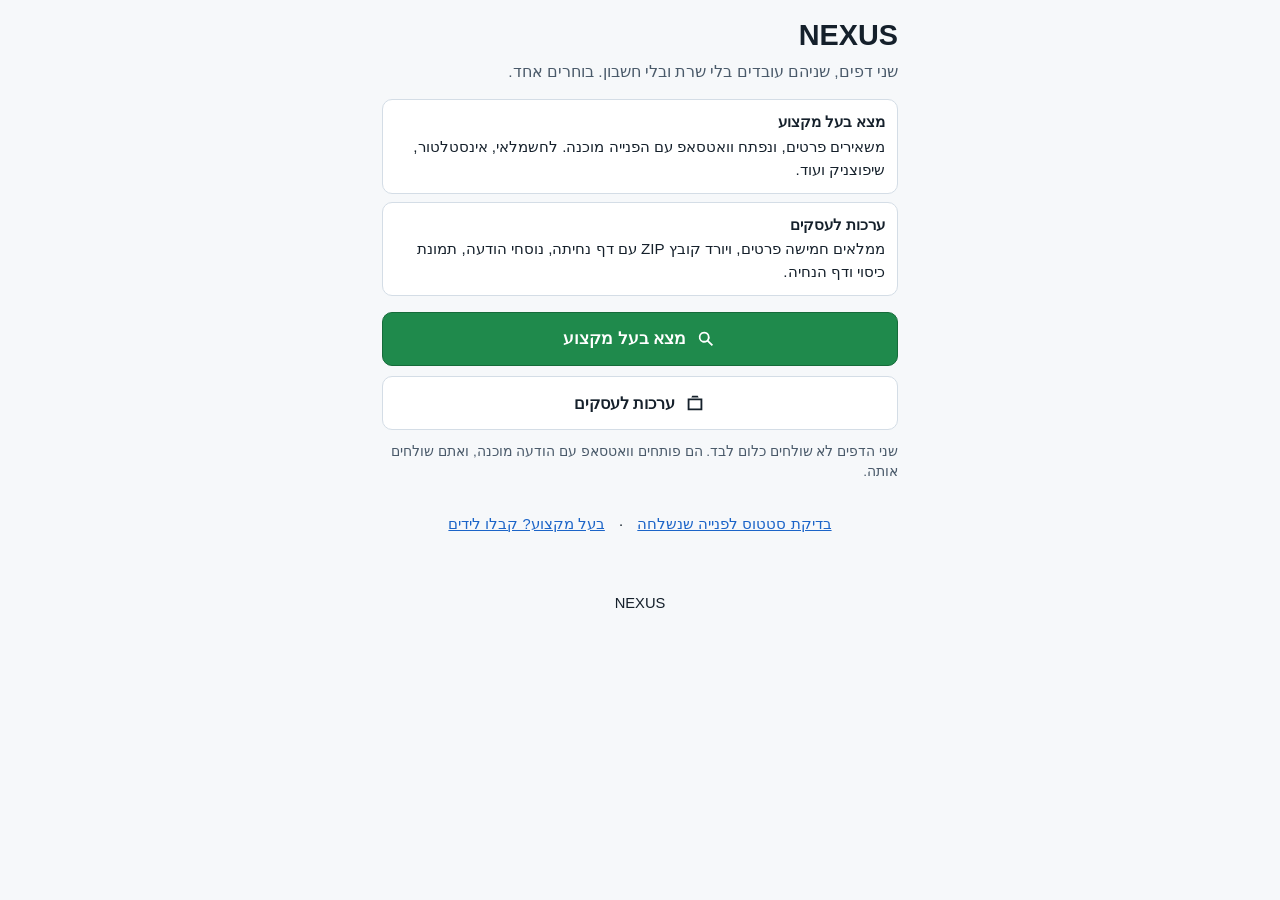
<file: index.html>
<!DOCTYPE html>
<html lang="he" dir="rtl">
<head>
<meta charset="utf-8">
<meta name="viewport" content="width=device-width, initial-scale=1">
<title>NEXUS — מצא בעל מקצוע או ערכות לעסקים</title>
<meta name="description" content="שני דפים: מצא בעל מקצוע, וערכות לעסקים.">
<!-- 0 תלות חיצונית: בלי CDN, בלי גופן מהרשת, בלי פריימוורק. אייקונים SVG מוטבעים. -->
<link rel="stylesheet" href="assets/app.css">
</head>
<body>

<!-- LICENSE-DISCLOSURE
     No third-party licensed code, fonts, icons or libraries are used on this page or on
     either of the two pages it links to. Every byte of HTML, CSS and JavaScript here is
     original work written for this project (see design/STATE-product.md, item 7). The
     only external destination ever referenced anywhere in this product is wa.me
     (WhatsApp's own click-to-chat service), and only as a link the user navigates TO -
     nothing is loaded FROM it or from any other third party. This is a factual statement
     about the code as of this commit, not a legal opinion. -->

<header class="top">
  <h1>NEXUS</h1>
  <p class="sub">שני דפים, שניהם עובדים בלי שרת ובלי חשבון. בוחרים אחד.</p>
</header>

<main>
  <ul class="kit-list">
    <li>
      <b>מצא בעל מקצוע</b>
      משאירים פרטים, ונפתח וואטסאפ עם הפנייה מוכנה. לחשמלאי, אינסטלטור, שיפוצניק ועוד.
    </li>
    <li>
      <b>ערכות לעסקים</b>
      ממלאים חמישה פרטים, ויורד קובץ ZIP עם דף נחיתה, נוסחי הודעה, תמונת כיסוי ודף הנחיה.
    </li>
  </ul>

  <div class="two-actions">
    <a class="go" id="link-find-pro" href="pages/find-pro/index.html">
      <svg class="ico" viewBox="0 0 24 24" width="22" height="22" aria-hidden="true" focusable="false">
        <path fill="currentColor" d="M10 4a6 6 0 1 0 3.5 10.9l4.8 4.8 1.4-1.4-4.8-4.8A6 6 0 0 0 10 4Zm0 2a4 4 0 1 1 0 8 4 4 0 0 1 0-8Z"/>
      </svg>
      <span>מצא בעל מקצוע</span>
    </a>

    <a class="second" id="link-kits" href="pages/kits/index.html">
      <svg class="ico" viewBox="0 0 24 24" width="22" height="22" aria-hidden="true" focusable="false">
        <path fill="currentColor" d="M4 7h16v13H4V7Zm2 2v9h12V9H6Zm3-5h6l1 2H8l1-2Z"/>
      </svg>
      <span>ערכות לעסקים</span>
    </a>
  </div>

  <p class="note">
    שני הדפים לא שולחים כלום לבד. הם פותחים וואטסאפ עם הודעה מוכנה, ואתם שולחים אותה.
  </p>

  <p class="foot">
    <a href="pages/status/index.html">בדיקת סטטוס לפנייה שנשלחה</a>
    &nbsp;·&nbsp;
    <a href="pages/partners/index.html">בעל מקצוע? קבלו לידים</a>
  </p>

  <p class="foot">NEXUS</p>
</main>

</body>
</html>
</file>
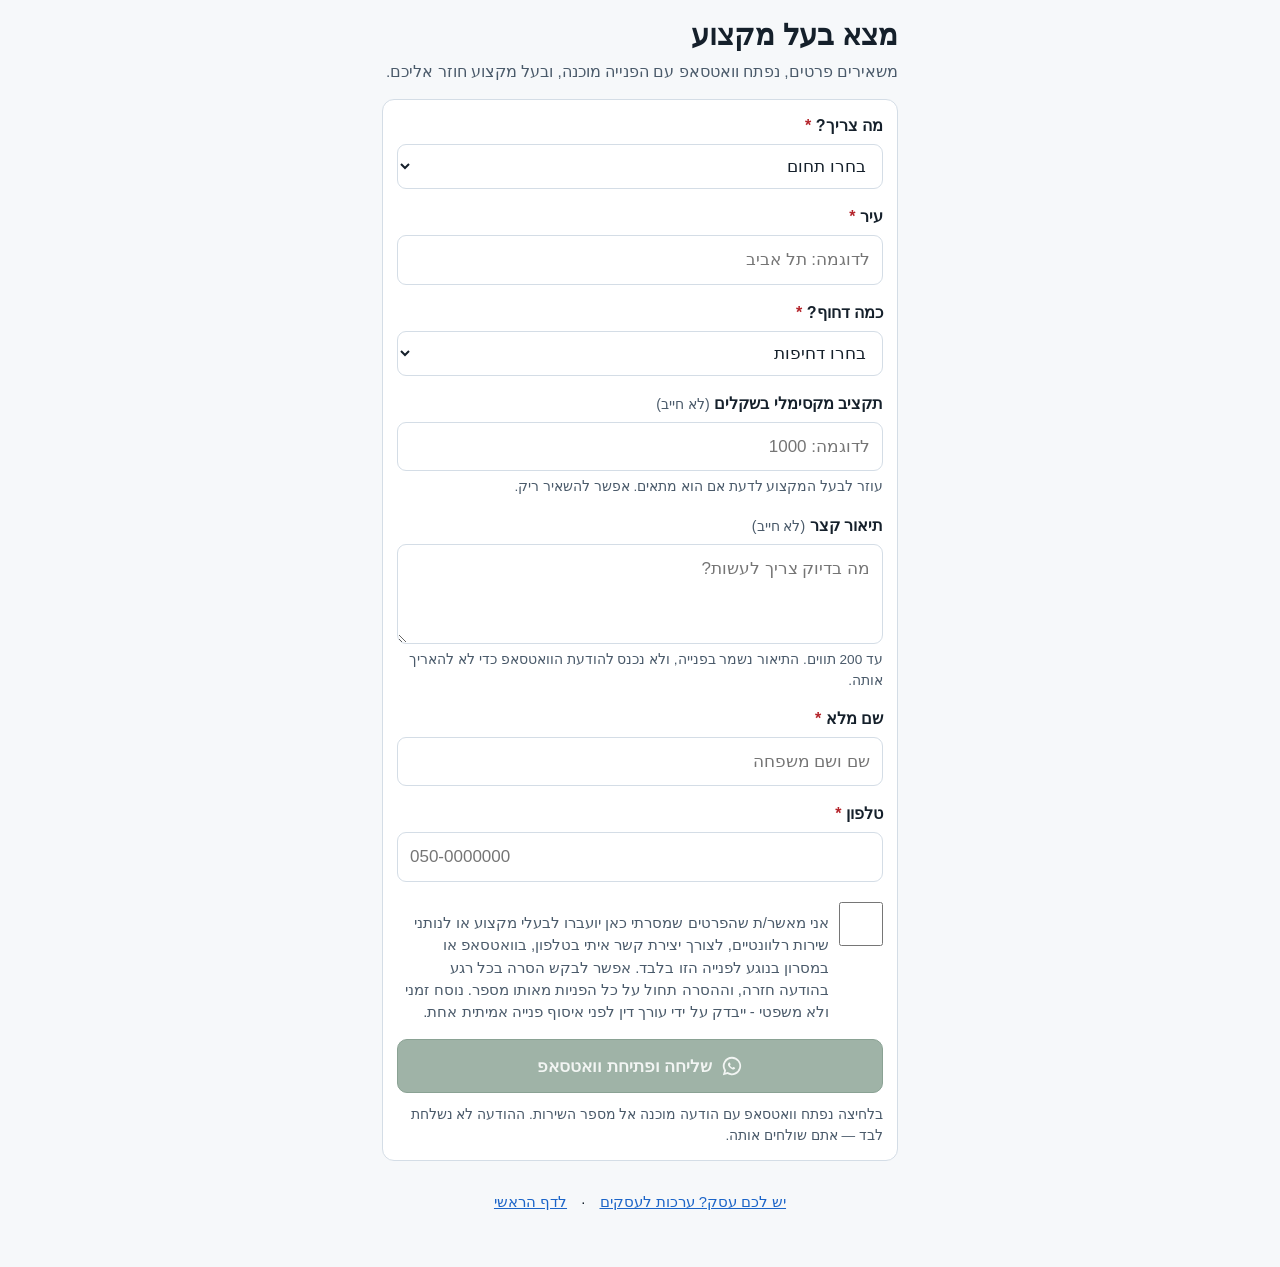
<file: pages/find-pro/index.html>
<!DOCTYPE html>
<html lang="he" dir="rtl">
<head>
<meta charset="utf-8">
<meta name="viewport" content="width=device-width, initial-scale=1">
<title>מצא בעל מקצוע</title>
<meta name="description" content="משאירים פרטים, ומקבלים בעל מקצוע שחוזר אליכם בוואטסאפ.">
<!-- 0 תלות חיצונית: בלי CDN, בלי גופן מהרשת, בלי פריימוורק. אייקונים SVG מוטבעים. -->
<link rel="stylesheet" href="../../assets/app.css">
</head>
<body>

<!-- LICENSE-DISCLOSURE
     No third-party licensed code, fonts, icons or libraries are used on this page - see
     the zero-external-dependency scan in tests/product-05-find-pro.mjs (scenario יב) and
     design/STATE-product.md, item 5. All HTML, CSS and JavaScript on this page are
     original work written for this project. wa.me (WhatsApp's own click-to-chat service)
     is the only external destination the page ever navigates the user TO; nothing is
     loaded FROM it or from any other third party. This is a factual statement about the
     code as of this commit, not a legal opinion. -->

<noscript><div class="boot-error" role="alert">
  <strong>הדף הזה דורש JavaScript פעיל כדי לעבוד.</strong>
  בלי JavaScript רשימת התחומים לא תיטען וכפתור השליחה יישאר מושבת. הפעילו JavaScript
  בהגדרות הדפדפן ורעננו את הדף.
</div></noscript>

<header class="top">
  <h1>מצא בעל מקצוע</h1>
  <p class="sub">משאירים פרטים, נפתח וואטסאפ עם הפנייה מוכנה, ובעל מקצוע חוזר אליכם.</p>
</header>

<div id="boot-error" class="boot-error" role="alert" hidden>
  <strong>הדף לא נטען במלואו.</strong>
  הטופס לא יפעל כך. אם פתחתם את הקובץ ישירות מהדיסק, נסו דפדפן אחר, או פתחו את הדף דרך
  כתובת מקומית. אין צורך לנסות לשלוח — הפנייה לא תישמר.
</div>

<main>
  <form id="form-find-pro" novalidate>

    <div class="field">
      <label for="f-trade">מה צריך? <span class="req" aria-hidden="true">*</span></label>
      <select id="f-trade" name="trade" required aria-describedby="e-trade">
        <option value="">בחרו תחום</option>
      </select>
      <p class="err" id="e-trade" hidden></p>
    </div>

    <div class="field">
      <label for="f-city">עיר <span class="req" aria-hidden="true">*</span></label>
      <input id="f-city" name="city" type="text" required autocomplete="address-level2"
             inputmode="text" enterkeyhint="next" placeholder="לדוגמה: תל אביב" aria-describedby="e-city">
      <p class="err" id="e-city" hidden></p>
    </div>

    <div class="field">
      <label for="f-urgency">כמה דחוף? <span class="req" aria-hidden="true">*</span></label>
      <select id="f-urgency" name="urgency" required aria-describedby="e-urgency">
        <option value="">בחרו דחיפות</option>
      </select>
      <p class="err" id="e-urgency" hidden></p>
    </div>

    <div class="field">
      <label for="f-budget">תקציב מקסימלי בשקלים <span class="opt">(לא חייב)</span></label>
      <input id="f-budget" name="budget_max" type="text" inputmode="numeric"
             autocomplete="off" placeholder="לדוגמה: 1000" aria-describedby="e-budget">
      <p class="hint">עוזר לבעל המקצוע לדעת אם הוא מתאים. אפשר להשאיר ריק.</p>
      <p class="err" id="e-budget" hidden></p>
    </div>

    <div class="field">
      <label for="f-text">תיאור קצר <span class="opt">(לא חייב)</span></label>
      <textarea id="f-text" name="free_text" rows="3" maxlength="200"
                placeholder="מה בדיוק צריך לעשות?" aria-describedby="e-text"></textarea>
      <p class="hint">עד 200 תווים. התיאור נשמר בפנייה, ולא נכנס להודעת הוואטסאפ כדי לא להאריך אותה.</p>
      <p class="err" id="e-text" hidden></p>
    </div>

    <div class="field">
      <label for="f-name">שם מלא <span class="req" aria-hidden="true">*</span></label>
      <input id="f-name" name="name" type="text" required autocomplete="name"
             inputmode="text" placeholder="שם ושם משפחה" aria-describedby="e-name">
      <p class="err" id="e-name" hidden></p>
    </div>

    <div class="field">
      <label for="f-phone">טלפון <span class="req" aria-hidden="true">*</span></label>
      <input id="f-phone" name="phone" type="tel" required autocomplete="tel"
             inputmode="tel" placeholder="050-0000000" aria-describedby="e-phone">
      <p class="err" id="e-phone" hidden></p>
    </div>

    <div class="field consent-field">
      <label class="consent" for="f-consent">
        <input id="f-consent" name="consent" type="checkbox" required aria-describedby="e-consent">
        <span id="consent-text"></span>
      </label>
      <p class="err" id="e-consent" hidden></p>
    </div>

    <p class="err summary" id="form-error" role="alert" hidden></p>

    <button id="btn-submit" type="submit" class="go" disabled>
      <svg class="ico" viewBox="0 0 24 24" width="22" height="22" aria-hidden="true" focusable="false">
        <path fill="currentColor" d="M12 2a10 10 0 0 0-8.6 15.1L2 22l5-1.3A10 10 0 1 0 12 2Zm0 2a8 8 0 1 1-4.2 14.8l-.4-.2-2.6.7.7-2.5-.2-.4A8 8 0 0 1 12 4Zm-3 4.3c-.2 0-.5.1-.7.3-.3.3-.7.8-.7 1.7 0 1 .7 2 1.9 3.3 1.3 1.3 2.5 1.9 3.5 2.1.9.2 1.5 0 1.9-.3.4-.3.6-.8.6-1.2 0-.2 0-.3-.2-.4l-1.6-.8c-.2-.1-.3 0-.4.1l-.5.6c-.1.1-.2.2-.4.1-.5-.2-1.1-.5-1.6-1-.5-.5-.8-1-1-1.5 0-.2 0-.3.1-.4l.5-.5c.1-.2.1-.3 0-.5l-.7-1.5c-.1-.2-.2-.2-.4-.2Z"/>
      </svg>
      <span>שליחה ופתיחת וואטסאפ</span>
    </button>

    <p class="note" id="submit-note">
      בלחיצה נפתח וואטסאפ עם הודעה מוכנה אל מספר השירות. ההודעה לא נשלחת לבד — אתם שולחים אותה.
    </p>

    <p class="note" id="saved-note" hidden></p>
  </form>

  <p class="foot">
    <a href="../kits/index.html">יש לכם עסק? ערכות לעסקים</a>
    &nbsp;·&nbsp;
    <a href="../../index.html">לדף הראשי</a>
  </p>
</main>

<!--
  Classic scripts on purpose, not type="module": ES modules are blocked by CORS on file:// ,
  and this page must work when it is opened by double-clicking the file, with no server and
  no build step. Each lib publishes onto globalThis.NEXUS. Order matters only in that app.js
  comes last.
-->
<script src="../../lib/lead-schema.mjs"></script>
<script src="../../lib/trades.mjs"></script>
<script src="../../lib/phone.mjs"></script>
<script src="../../lib/sha256.mjs"></script>
<script src="../../lib/score-config.mjs"></script>
<script src="../../lib/lead-score.mjs"></script>
<script src="../../lib/consent.mjs"></script>
<script src="../../lib/wa-link.mjs"></script>
<script src="../../lib/api-config.mjs"></script>
<script src="../../lib/api-client.mjs"></script>
<script src="../../assets/app.js"></script>
<script>
  // If anything above failed to load, say so loudly instead of leaving a form that
  // silently does nothing.
  (function () {
    try {
      // Round 4: building the proxy client is its OWN try/catch, separate from the one below.
      // A missing/broken api-config.mjs or api-client.mjs must never trip the "core libs
      // missing" error path that disables the submit button - it only means no tracking_token
      // and no proxy report, exactly like the proxy being unreachable at request time.
      var client = null;
      try {
        client = window.NEXUS.apiClient.createApiClient({
          baseUrl: window.NEXUS.apiConfig.PUBLIC_API_BASE_URL,
          timeoutMs: 5000
        });
      } catch (err) {
        client = null;
      }
      window.NEXUS.app.boot("find-pro", { apiClient: client });
    } catch (err) {
      var box = document.getElementById("boot-error");
      if (box) box.hidden = false;
      var btn = document.getElementById("btn-submit");
      if (btn) btn.disabled = true;
    }
  })();
</script>
</body>
</html>
</file>
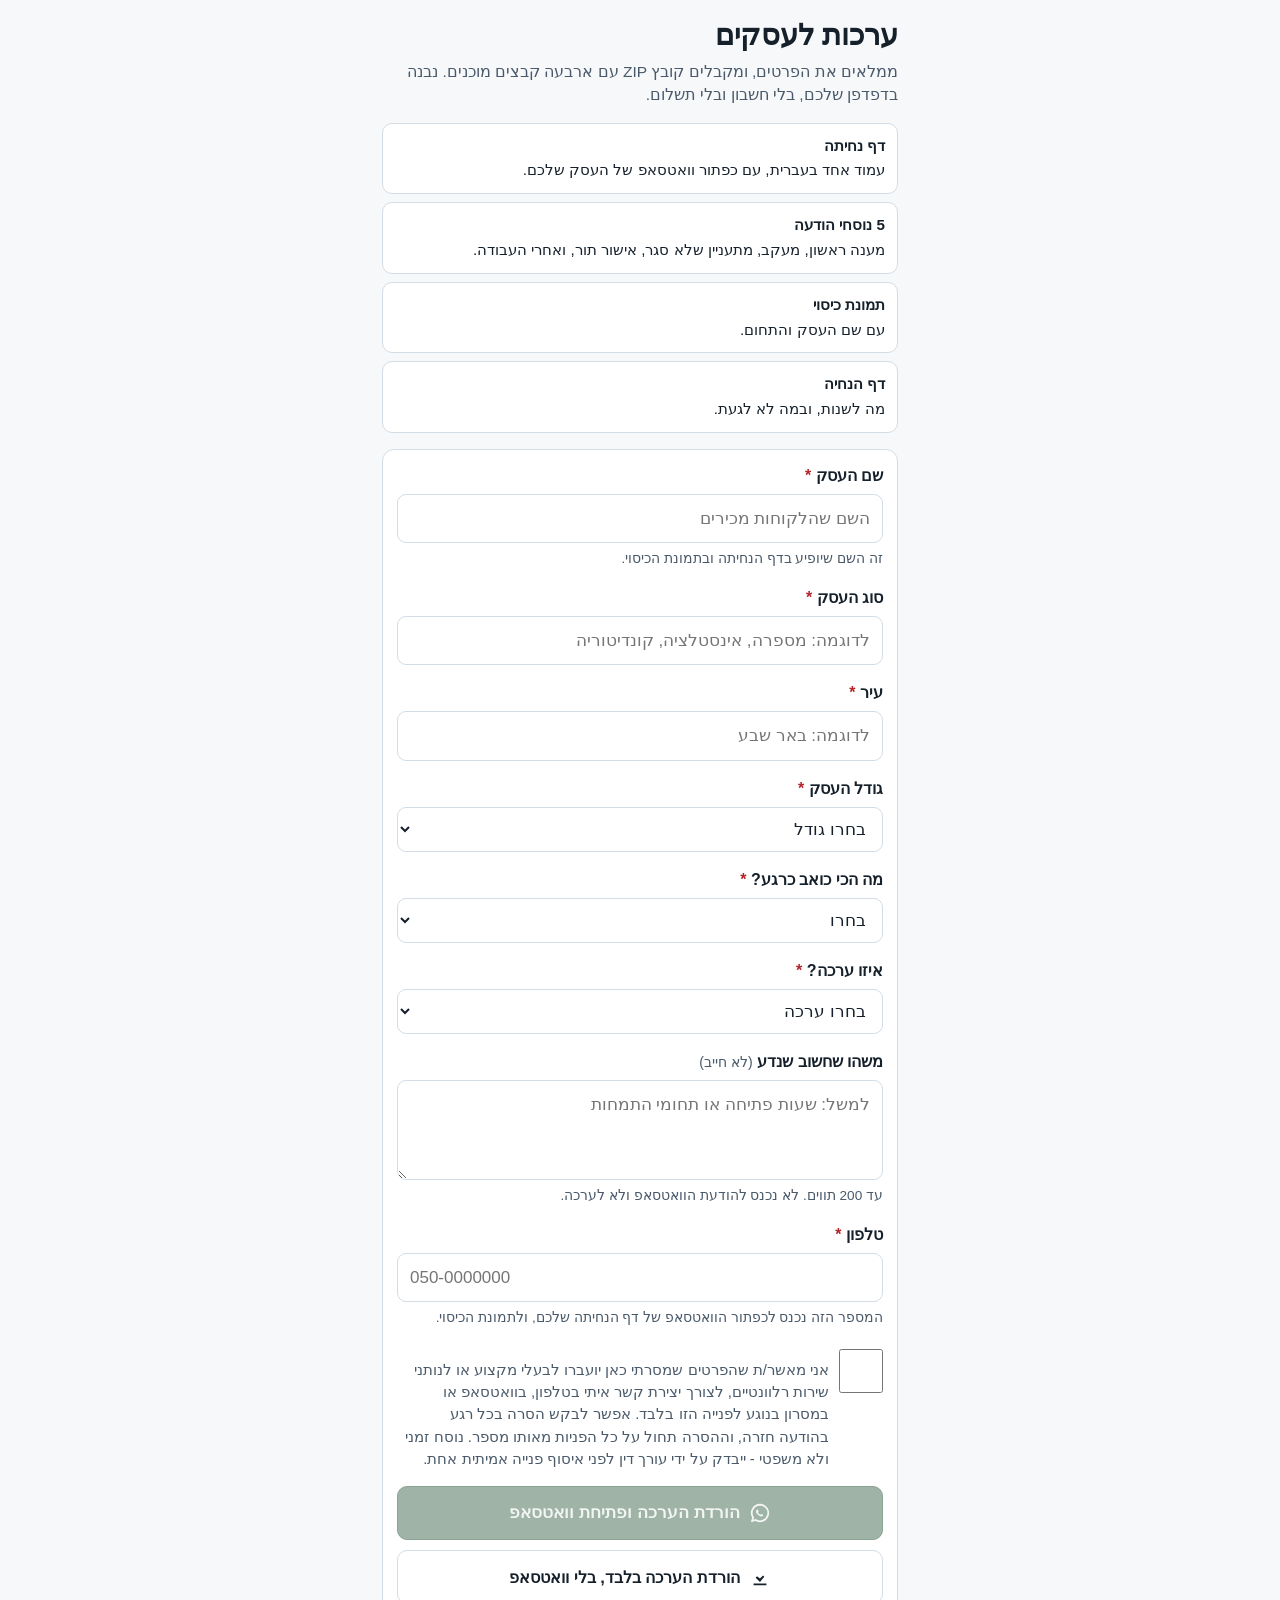
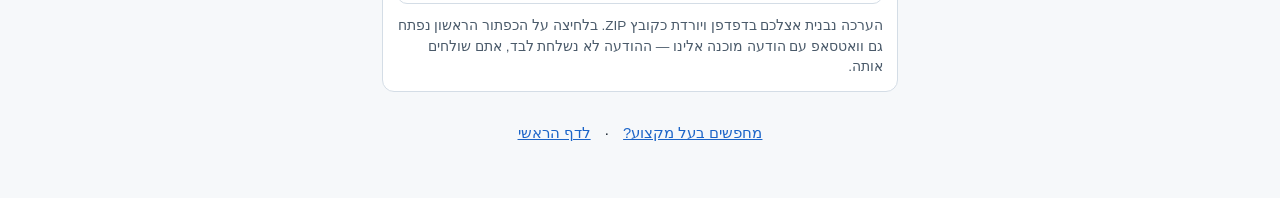
<file: pages/kits/index.html>
<!DOCTYPE html>
<html lang="he" dir="rtl">
<head>
<meta charset="utf-8">
<meta name="viewport" content="width=device-width, initial-scale=1">
<title>ערכות לעסקים</title>
<meta name="description" content="ממלאים חמישה פרטים, ומקבלים ערכה מוכנה להורדה: דף נחיתה, נוסחי הודעה, תמונת כיסוי ודף הנחיה.">
<!-- 0 תלות חיצונית: בלי CDN, בלי גופן מהרשת, בלי פריימוורק. אייקונים SVG מוטבעים. -->
<link rel="stylesheet" href="../../assets/app.css">
</head>
<body>

<!-- LICENSE-DISCLOSURE
     No third-party licensed code, fonts, icons or libraries are used on this page, and the
     same holds for the four kit templates it assembles client-side (landing.html,
     messages.md, cover.svg, readme.md) - see the zero-external-dependency scan in
     tests/product-06-kits.mjs and design/STATE-product.md, item 6. All HTML, CSS,
     JavaScript and SVG here are original work written for this project. wa.me (WhatsApp's
     own click-to-chat service) is the only external destination ever referenced. This is a
     factual statement about the code as of this commit, not a legal opinion. -->

<noscript><div class="boot-error" role="alert">
  <strong>הדף הזה דורש JavaScript פעיל כדי לעבוד.</strong>
  בלי JavaScript הטופס לא יפעל ולא יהיה אפשר לבנות את קובץ הערכה. הפעילו JavaScript
  בהגדרות הדפדפן ורעננו את הדף.
</div></noscript>

<header class="top">
  <h1>ערכות לעסקים</h1>
  <p class="sub">ממלאים את הפרטים, ומקבלים קובץ ZIP עם ארבעה קבצים מוכנים. נבנה בדפדפן שלכם, בלי חשבון ובלי תשלום.</p>
</header>

<div id="boot-error" class="boot-error" role="alert" hidden>
  <strong>הדף לא נטען במלואו.</strong>
  הטופס לא יפעל כך. אם פתחתם את הקובץ ישירות מהדיסק, נסו דפדפן אחר, או פתחו את הדף דרך
  כתובת מקומית. אין צורך לנסות לשלוח — שום דבר לא יישמר.
</div>

<main>
  <ul class="kit-list">
    <li><b>דף נחיתה</b> עמוד אחד בעברית, עם כפתור וואטסאפ של העסק שלכם.</li>
    <li><b>5 נוסחי הודעה</b> מענה ראשון, מעקב, מתעניין שלא סגר, אישור תור, ואחרי העבודה.</li>
    <li><b>תמונת כיסוי</b> עם שם העסק והתחום.</li>
    <li><b>דף הנחיה</b> מה לשנות, ובמה לא לגעת.</li>
  </ul>

  <form id="form-kits" novalidate>

    <div class="field">
      <label for="f-name">שם העסק <span class="req" aria-hidden="true">*</span></label>
      <input id="f-name" name="name" type="text" required autocomplete="organization"
             inputmode="text" placeholder="השם שהלקוחות מכירים" aria-describedby="e-name">
      <p class="hint">זה השם שיופיע בדף הנחיתה ובתמונת הכיסוי.</p>
      <p class="err" id="e-name" hidden></p>
    </div>

    <div class="field">
      <label for="f-business-type">סוג העסק <span class="req" aria-hidden="true">*</span></label>
      <input id="f-business-type" name="business_type" type="text" required
             inputmode="text" placeholder="לדוגמה: מספרה, אינסטלציה, קונדיטוריה" aria-describedby="e-business-type">
      <p class="err" id="e-business-type" hidden></p>
    </div>

    <div class="field">
      <label for="f-city">עיר <span class="req" aria-hidden="true">*</span></label>
      <input id="f-city" name="city" type="text" required autocomplete="address-level2"
             inputmode="text" placeholder="לדוגמה: באר שבע" aria-describedby="e-city">
      <p class="err" id="e-city" hidden></p>
    </div>

    <div class="field">
      <label for="f-size">גודל העסק <span class="req" aria-hidden="true">*</span></label>
      <select id="f-size" name="business_size" required aria-describedby="e-size">
        <option value="">בחרו גודל</option>
      </select>
      <p class="err" id="e-size" hidden></p>
    </div>

    <div class="field">
      <label for="f-pain">מה הכי כואב כרגע? <span class="req" aria-hidden="true">*</span></label>
      <select id="f-pain" name="pain" required aria-describedby="e-pain">
        <option value="">בחרו</option>
      </select>
      <p class="err" id="e-pain" hidden></p>
    </div>

    <div class="field">
      <label for="f-kit">איזו ערכה? <span class="req" aria-hidden="true">*</span></label>
      <select id="f-kit" name="kit_requested" required aria-describedby="e-kit">
        <option value="">בחרו ערכה</option>
      </select>
      <p class="err" id="e-kit" hidden></p>
    </div>

    <div class="field">
      <label for="f-text">משהו שחשוב שנדע <span class="opt">(לא חייב)</span></label>
      <textarea id="f-text" name="free_text" rows="3" maxlength="200"
                placeholder="למשל: שעות פתיחה או תחומי התמחות" aria-describedby="e-text"></textarea>
      <p class="hint">עד 200 תווים. לא נכנס להודעת הוואטסאפ ולא לערכה.</p>
      <p class="err" id="e-text" hidden></p>
    </div>

    <div class="field">
      <label for="f-phone">טלפון <span class="req" aria-hidden="true">*</span></label>
      <input id="f-phone" name="phone" type="tel" required autocomplete="tel"
             inputmode="tel" placeholder="050-0000000" aria-describedby="e-phone">
      <p class="hint">המספר הזה נכנס לכפתור הוואטסאפ של דף הנחיתה שלכם, ולתמונת הכיסוי.</p>
      <p class="err" id="e-phone" hidden></p>
    </div>

    <div class="field consent-field">
      <label class="consent" for="f-consent">
        <input id="f-consent" name="consent" type="checkbox" required aria-describedby="e-consent">
        <span id="consent-text"></span>
      </label>
      <p class="err" id="e-consent" hidden></p>
    </div>

    <p class="err summary" id="form-error" role="alert" hidden></p>

    <div class="two-actions">
      <button id="btn-submit" type="submit" class="go" disabled>
        <svg class="ico" viewBox="0 0 24 24" width="22" height="22" aria-hidden="true" focusable="false">
          <path fill="currentColor" d="M12 2a10 10 0 0 0-8.6 15.1L2 22l5-1.3A10 10 0 1 0 12 2Zm0 2a8 8 0 1 1-4.2 14.8l-.4-.2-2.6.7.7-2.5-.2-.4A8 8 0 0 1 12 4Zm-3 4.3c-.2 0-.5.1-.7.3-.3.3-.7.8-.7 1.7 0 1 .7 2 1.9 3.3 1.3 1.3 2.5 1.9 3.5 2.1.9.2 1.5 0 1.9-.3.4-.3.6-.8.6-1.2 0-.2 0-.3-.2-.4l-1.6-.8c-.2-.1-.3 0-.4.1l-.5.6c-.1.1-.2.2-.4.1-.5-.2-1.1-.5-1.6-1-.5-.5-.8-1-1-1.5 0-.2 0-.3.1-.4l.5-.5c.1-.2.1-.3 0-.5l-.7-1.5c-.1-.2-.2-.2-.4-.2Z"/>
        </svg>
        <span>הורדת הערכה ופתיחת וואטסאפ</span>
      </button>

      <button id="btn-kit-only" type="button" class="second">
        <svg class="ico" viewBox="0 0 24 24" width="22" height="22" aria-hidden="true" focusable="false">
          <path fill="currentColor" d="M12 3v10.6l3.3-3.3 1.4 1.4L12 17.4l-4.7-4.7 1.4-1.4L12 13.6V3h0ZM5 19h14v2H5v-2Z"/>
        </svg>
        <span>הורדת הערכה בלבד, בלי וואטסאפ</span>
      </button>
    </div>

    <p class="note" id="submit-note">
      הערכה נבנית אצלכם בדפדפן ויורדת כקובץ ZIP. בלחיצה על הכפתור הראשון נפתח גם וואטסאפ עם
      הודעה מוכנה אלינו — ההודעה לא נשלחת לבד, אתם שולחים אותה.
    </p>

    <p class="note" id="saved-note" hidden></p>
  </form>

  <p class="foot">
    <a href="../find-pro/index.html">מחפשים בעל מקצוע?</a>
    &nbsp;·&nbsp;
    <a href="../../index.html">לדף הראשי</a>
  </p>
</main>

<!--
  Classic scripts on purpose, not type="module": ES modules are blocked by CORS on file:// ,
  and this page must work when it is opened by double-clicking the file, with no server and
  no build step. Each lib publishes onto globalThis.NEXUS.
-->
<script src="../../lib/lead-schema.mjs"></script>
<script src="../../lib/trades.mjs"></script>
<script src="../../lib/phone.mjs"></script>
<script src="../../lib/sha256.mjs"></script>
<script src="../../lib/score-config.mjs"></script>
<script src="../../lib/lead-score.mjs"></script>
<script src="../../lib/consent.mjs"></script>
<script src="../../lib/wa-link.mjs"></script>
<script src="../../lib/zip-store.mjs"></script>
<script src="../../kits/templates/templates-inline.mjs"></script>
<script src="../../lib/kit-build.mjs"></script>
<script src="../../lib/api-config.mjs"></script>
<script src="../../lib/api-client.mjs"></script>
<script src="../../assets/app.js"></script>
<script>
  (function () {
    try {
      // Round 4: see the matching comment in pages/find-pro/index.html - a broken proxy
      // client must never disable the kit/WhatsApp form itself.
      var client = null;
      try {
        client = window.NEXUS.apiClient.createApiClient({
          baseUrl: window.NEXUS.apiConfig.PUBLIC_API_BASE_URL,
          timeoutMs: 5000
        });
      } catch (err) {
        client = null;
      }
      window.NEXUS.app.boot("kits", { apiClient: client });
    } catch (err) {
      var box = document.getElementById("boot-error");
      if (box) box.hidden = false;
      var btn = document.getElementById("btn-submit");
      if (btn) btn.disabled = true;
      var only = document.getElementById("btn-kit-only");
      if (only) only.disabled = true;
    }
  })();
</script>
</body>
</html>
</file>
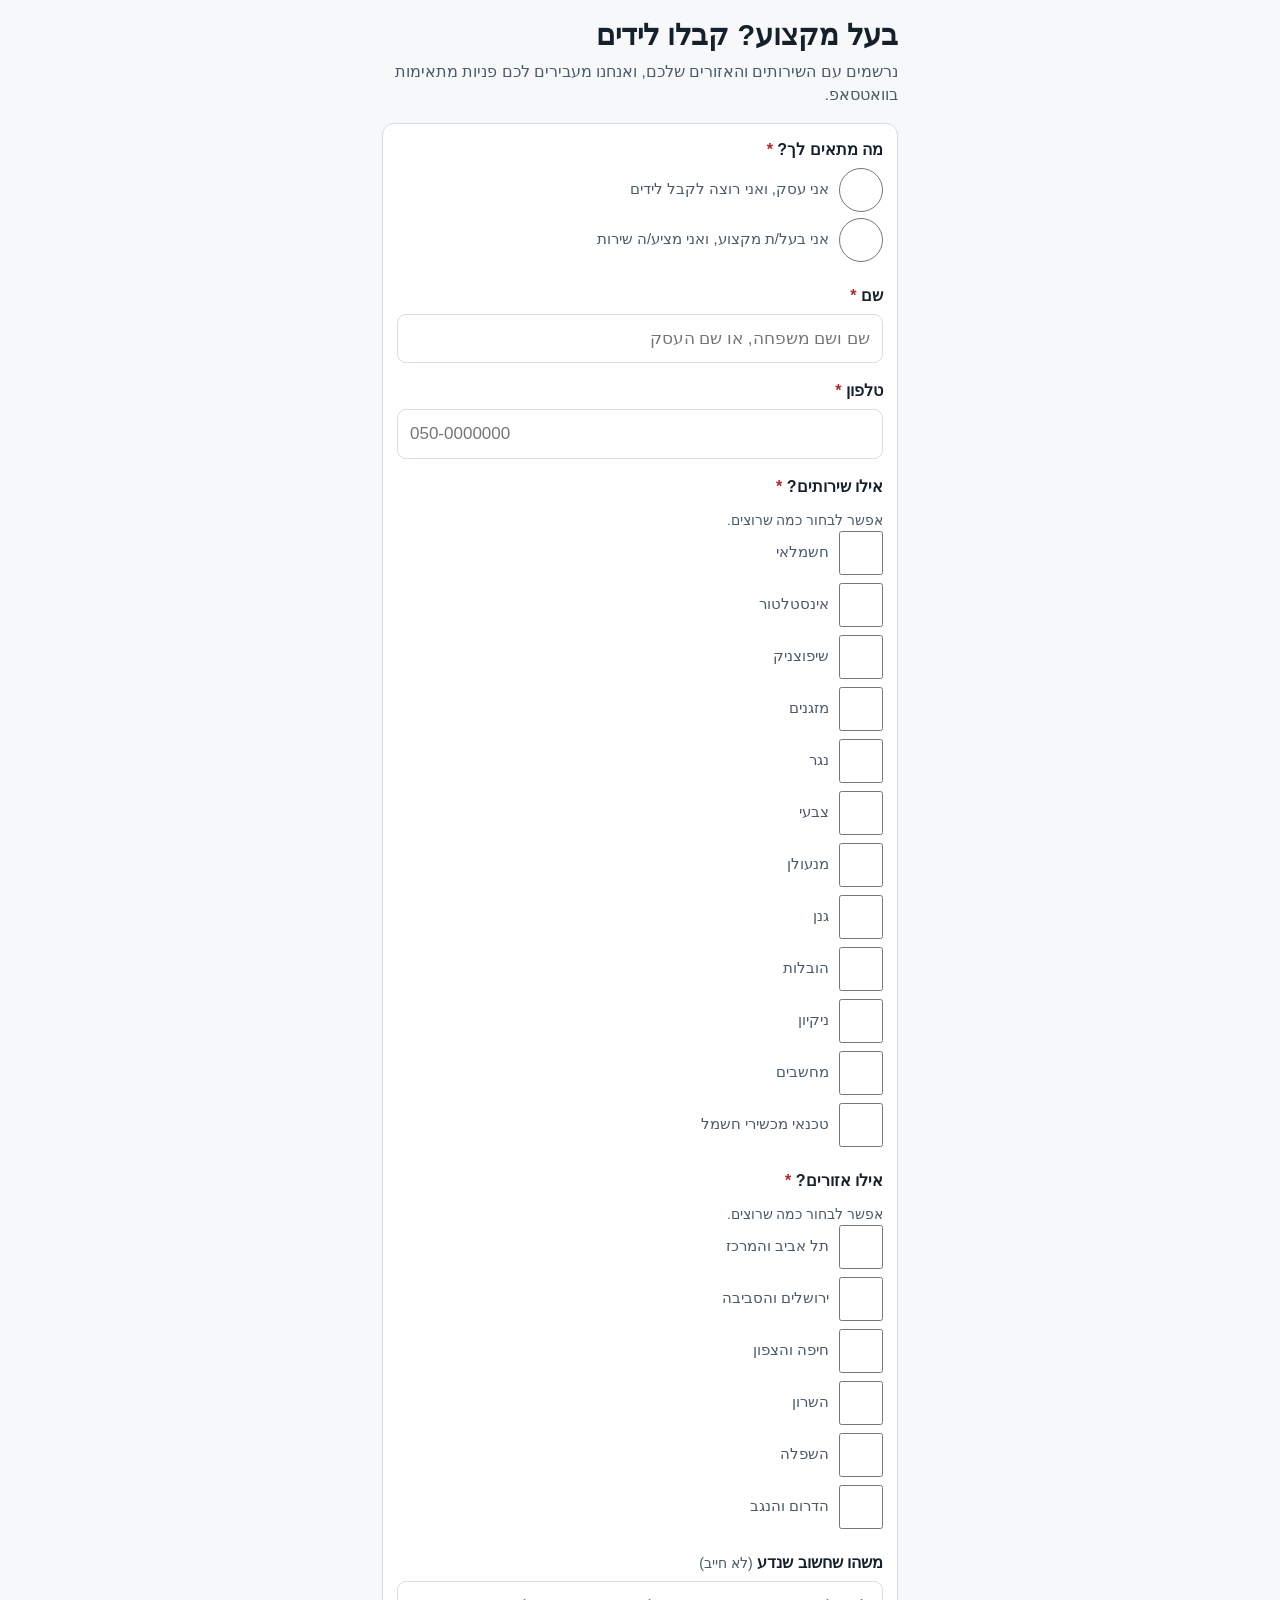
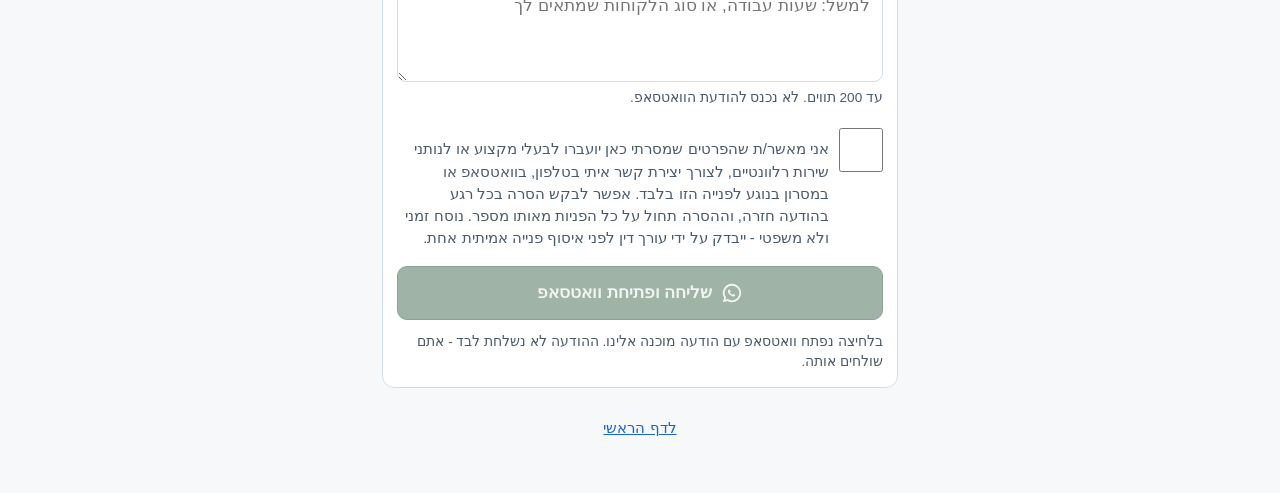
<file: pages/partners/index.html>
<!DOCTYPE html>
<html lang="he" dir="rtl">
<head>
<meta charset="utf-8">
<meta name="viewport" content="width=device-width, initial-scale=1">
<title>בעל מקצוע? קבלו לידים</title>
<meta name="description" content="נרשמים עם השירותים והאזורים שלכם, ואנחנו מעבירים לכם פניות מתאימות.">
<!-- 0 תלות חיצונית: בלי CDN, בלי גופן מהרשת, בלי פריימוורק. אייקונים SVG מוטבעים. -->
<link rel="stylesheet" href="../../assets/app.css">
</head>
<body>

<!-- LICENSE-DISCLOSURE
     No third-party licensed code, fonts, icons or libraries are used on this page. All HTML,
     CSS and JavaScript here are original work written for this project. wa.me (WhatsApp's own
     click-to-chat service) is the only external destination this page ever navigates the user
     TO; nothing is loaded FROM it or from any other third party - and even that destination is
     never hardcoded here (round 5, 2026-11-09): the number comes from GET /public/config at
     runtime, with no wa.me link shown at all when none is configured yet. This page also
     POSTs to /public/partners - confirmed against the real engine/public/public_api.py (round
     4) - and is linked from the gateway (src/index.html) and listed on dist-allowlist.json, so
     it does run in production. This is a factual statement about the code as of this commit,
     not a legal opinion. -->

<noscript><div class="boot-error" role="alert">
  <strong>הדף הזה דורש JavaScript פעיל כדי לעבוד.</strong>
  בלי JavaScript הטופס לא יפעל. נסו שוב עם JavaScript פעיל.
</div></noscript>

<header class="top">
  <h1>בעל מקצוע? קבלו לידים</h1>
  <p class="sub">נרשמים עם השירותים והאזורים שלכם, ואנחנו מעבירים לכם פניות מתאימות בוואטסאפ.</p>
</header>

<div id="boot-error" class="boot-error" role="alert" hidden>
  <strong>הדף לא נטען במלואו.</strong>
  הטופס לא יפעל כך. נסו לרענן את הדף.
</div>

<main>
  <form id="form-partners" novalidate>

    <fieldset class="field">
      <legend>מה מתאים לך? <span class="req" aria-hidden="true">*</span></legend>
      <label class="check-item" for="f-role-buyer">
        <input id="f-role-buyer" name="role" type="radio" required>
        <span>אני עסק, ואני רוצה לקבל לידים</span>
      </label>
      <label class="check-item" for="f-role-supplier">
        <input id="f-role-supplier" name="role" type="radio" required>
        <span>אני בעל/ת מקצוע, ואני מציע/ה שירות</span>
      </label>
      <p class="err" id="e-role" hidden></p>
    </fieldset>

    <div class="field">
      <label for="f-name">שם <span class="req" aria-hidden="true">*</span></label>
      <input id="f-name" name="name" type="text" required autocomplete="name"
             inputmode="text" placeholder="שם ושם משפחה, או שם העסק" aria-describedby="e-name">
      <p class="err" id="e-name" hidden></p>
    </div>

    <div class="field">
      <label for="f-phone">טלפון <span class="req" aria-hidden="true">*</span></label>
      <input id="f-phone" name="phone" type="tel" required autocomplete="tel"
             inputmode="tel" placeholder="050-0000000" aria-describedby="e-phone">
      <p class="err" id="e-phone" hidden></p>
    </div>

    <fieldset class="field">
      <legend>אילו שירותים? <span class="req" aria-hidden="true">*</span></legend>
      <p class="hint">אפשר לבחור כמה שרוצים.</p>
      <div id="services-group" class="check-group"></div>
      <p class="err" id="e-services" hidden></p>
    </fieldset>

    <fieldset class="field">
      <legend>אילו אזורים? <span class="req" aria-hidden="true">*</span></legend>
      <p class="hint">אפשר לבחור כמה שרוצים.</p>
      <div id="regions-group" class="check-group"></div>
      <p class="err" id="e-regions" hidden></p>
    </fieldset>

    <div class="field">
      <label for="f-text">משהו שחשוב שנדע <span class="opt">(לא חייב)</span></label>
      <textarea id="f-text" name="free_text" rows="3" maxlength="200"
                placeholder="למשל: שעות עבודה, או סוג הלקוחות שמתאים לך" aria-describedby="e-text"></textarea>
      <p class="hint">עד 200 תווים. לא נכנס להודעת הוואטסאפ.</p>
      <p class="err" id="e-text" hidden></p>
    </div>

    <div class="field consent-field">
      <label class="consent" for="f-consent">
        <input id="f-consent" name="consent" type="checkbox" required aria-describedby="e-consent">
        <span id="consent-text"></span>
      </label>
      <p class="err" id="e-consent" hidden></p>
    </div>

    <p class="err summary" id="form-error" role="alert" hidden></p>

    <button id="btn-submit" type="submit" class="go" disabled>
      <svg class="ico" viewBox="0 0 24 24" width="22" height="22" aria-hidden="true" focusable="false">
        <path fill="currentColor" d="M12 2a10 10 0 0 0-8.6 15.1L2 22l5-1.3A10 10 0 1 0 12 2Zm0 2a8 8 0 1 1-4.2 14.8l-.4-.2-2.6.7.7-2.5-.2-.4A8 8 0 0 1 12 4Zm-3 4.3c-.2 0-.5.1-.7.3-.3.3-.7.8-.7 1.7 0 1 .7 2 1.9 3.3 1.3 1.3 2.5 1.9 3.5 2.1.9.2 1.5 0 1.9-.3.4-.3.6-.8.6-1.2 0-.2 0-.3-.2-.4l-1.6-.8c-.2-.1-.3 0-.4.1l-.5.6c-.1.1-.2.2-.4.1-.5-.2-1.1-.5-1.6-1-.5-.5-.8-1-1-1.5 0-.2 0-.3.1-.4l.5-.5c.1-.2.1-.3 0-.5l-.7-1.5c-.1-.2-.2-.2-.4-.2Z"/>
      </svg>
      <span>שליחה ופתיחת וואטסאפ</span>
    </button>

    <p class="note" id="submit-note">
      בלחיצה נפתח וואטסאפ עם הודעה מוכנה אלינו. ההודעה לא נשלחת לבד - אתם שולחים אותה.
    </p>

    <p class="note" id="saved-note" hidden></p>
  </form>

  <p class="foot">
    <a href="../../index.html">לדף הראשי</a>
  </p>
</main>

<!--
  Classic scripts on purpose, not type="module": ES modules are blocked by CORS on file:// ,
  and this page must work when it is opened by double-clicking the file, with no server and
  no build step. Each lib publishes onto globalThis.NEXUS. lead-schema.mjs is loaded even
  though this page builds no lead at all: wa-link.mjs's composeFields() calls into it
  unconditionally for every category, partner included (label lookups for other categories).
-->
<script src="../../lib/lead-schema.mjs"></script>
<script src="../../lib/trades.mjs"></script>
<script src="../../lib/regions.mjs"></script>
<script src="../../lib/phone.mjs"></script>
<script src="../../lib/sha256.mjs"></script>
<script src="../../lib/consent.mjs"></script>
<script src="../../lib/wa-link.mjs"></script>
<script src="../../lib/api-config.mjs"></script>
<script src="../../lib/api-client.mjs"></script>
<script src="../../assets/partners-app.js"></script>
<script>
  (function () {
    try {
      var client = null;
      try {
        client = window.NEXUS.apiClient.createApiClient({
          baseUrl: window.NEXUS.apiConfig.PUBLIC_API_BASE_URL,
          timeoutMs: 5000
        });
      } catch (err) {
        client = null;
      }
      window.NEXUS.partnersApp.boot({ apiClient: client });
    } catch (err) {
      var box = document.getElementById("boot-error");
      if (box) box.hidden = false;
      var btn = document.getElementById("btn-submit");
      if (btn) btn.disabled = true;
    }
  })();
</script>
</body>
</html>
</file>
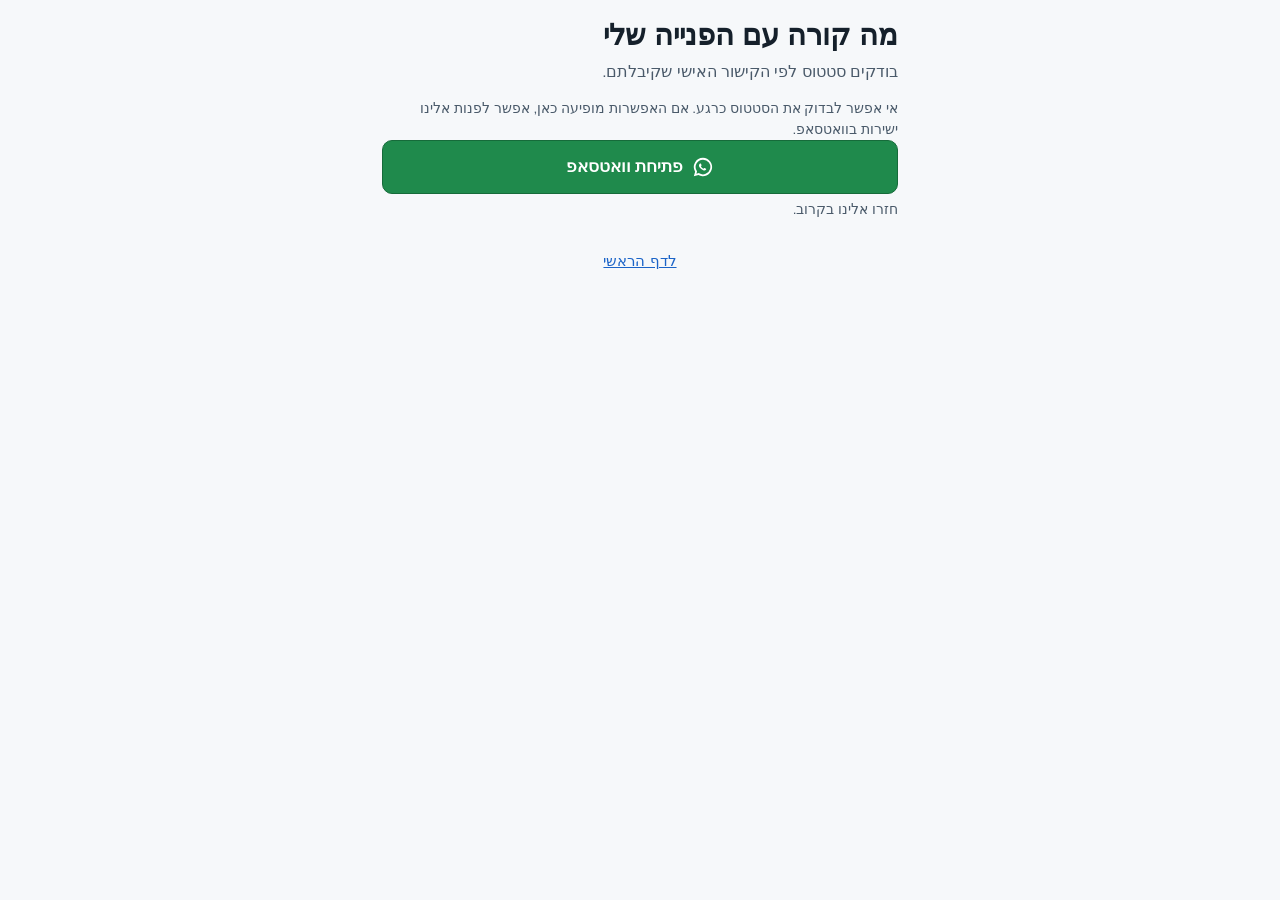
<file: pages/status/index.html>
<!DOCTYPE html>
<html lang="he" dir="rtl">
<head>
<meta charset="utf-8">
<meta name="viewport" content="width=device-width, initial-scale=1">
<title>מה קורה עם הפנייה שלי</title>
<meta name="description" content="בדיקת סטטוס לפנייה שכבר נשלחה, לפי קישור אישי.">
<!-- 0 תלות חיצונית: בלי CDN, בלי גופן מהרשת, בלי פריימוורק. אייקונים SVG מוטבעים. -->
<link rel="stylesheet" href="../../assets/app.css">
</head>
<body>

<!-- LICENSE-DISCLOSURE
     No third-party licensed code, fonts, icons or libraries are used on this page. All HTML,
     CSS and JavaScript here are original work written for this project. wa.me (WhatsApp's own
     click-to-chat service) is the only external destination this page ever navigates the user
     TO; nothing is loaded FROM it or from any other third party - and even that destination is
     never hardcoded here (round 5, 2026-11-09): the number comes from GET /public/config at
     runtime, with no wa.me link shown at all when none is configured yet. This page is linked
     from the gateway (src/index.html) and listed on dist-allowlist.json, and its status proxy
     (GET /public/leads/TOKEN/status) is live, so it does run in production. This is a
     factual statement about the code as of this commit, not a legal opinion. -->

<noscript><div class="boot-error" role="alert">
  <strong>הדף הזה דורש JavaScript פעיל כדי לעבוד.</strong>
  בלי JavaScript אי אפשר לבדוק את הסטטוס בכלל. חזרו אלינו בקרוב, או נסו שוב עם JavaScript פעיל.
</div></noscript>

<header class="top">
  <h1>מה קורה עם הפנייה שלי</h1>
  <p class="sub">בודקים סטטוס לפי הקישור האישי שקיבלתם.</p>
</header>

<div id="boot-error" class="boot-error" role="alert" hidden>
  <strong>הדף לא נטען במלואו.</strong>
  אי אפשר לבדוק את הסטטוס כך. חזרו אלינו בקרוב.
</div>

<main>
  <p id="loading" class="note">בודקים את הסטטוס...</p>

  <div id="status-box" hidden>
    <p class="note ok" id="status-label"></p>
    <p class="hint">הסטטוס מתעדכן מול המערכת שלנו. אין כאן את פרטי הפנייה עצמה - רק הסטטוס.</p>
  </div>

  <div id="unknown-status" hidden>
    <p class="boot-error" role="alert">
      קיבלנו עבור הפנייה סטטוס שהדף הזה עוד לא יודע להציג (<span id="status-raw"></span>).
      פנו אלינו בוואטסאפ ונבדוק עבורכם, אם האפשרות הזו מופיעה כאן.
    </p>
    <!-- href/visibility set at runtime from GET /public/config (status-view.mjs's
         applyWaFallback) - never a hardcoded number. Starts hidden: only shown once a real
         business number is actually known. -->
    <a id="wa-unknown-status" class="go" hidden>
      <svg class="ico" viewBox="0 0 24 24" width="22" height="22" aria-hidden="true" focusable="false">
        <path fill="currentColor" d="M12 2a10 10 0 0 0-8.6 15.1L2 22l5-1.3A10 10 0 1 0 12 2Zm0 2a8 8 0 1 1-4.2 14.8l-.4-.2-2.6.7.7-2.5-.2-.4A8 8 0 0 1 12 4Zm-3 4.3c-.2 0-.5.1-.7.3-.3.3-.7.8-.7 1.7 0 1 .7 2 1.9 3.3 1.3 1.3 2.5 1.9 3.5 2.1.9.2 1.5 0 1.9-.3.4-.3.6-.8.6-1.2 0-.2 0-.3-.2-.4l-1.6-.8c-.2-.1-.3 0-.4.1l-.5.6c-.1.1-.2.2-.4.1-.5-.2-1.1-.5-1.6-1-.5-.5-.8-1-1-1.5 0-.2 0-.3.1-.4l.5-.5c.1-.2.1-.3 0-.5l-.7-1.5c-.1-.2-.2-.2-.4-.2Z"/>
      </svg>
      <span>פתיחת וואטסאפ</span>
    </a>
    <p class="hint" id="wa-unknown-status-fallback">אפשר גם לנסות שוב מאוחר יותר.</p>
  </div>

  <div id="not-found" hidden>
    <p class="boot-error" role="alert">
      לא מצאנו פנייה עם הקישור הזה. ייתכן שהוא הוקלד לא נכון, או שפג תוקפו.
    </p>
    <a id="wa-not-found" class="go" hidden>
      <svg class="ico" viewBox="0 0 24 24" width="22" height="22" aria-hidden="true" focusable="false">
        <path fill="currentColor" d="M12 2a10 10 0 0 0-8.6 15.1L2 22l5-1.3A10 10 0 1 0 12 2Zm0 2a8 8 0 1 1-4.2 14.8l-.4-.2-2.6.7.7-2.5-.2-.4A8 8 0 0 1 12 4Zm-3 4.3c-.2 0-.5.1-.7.3-.3.3-.7.8-.7 1.7 0 1 .7 2 1.9 3.3 1.3 1.3 2.5 1.9 3.5 2.1.9.2 1.5 0 1.9-.3.4-.3.6-.8.6-1.2 0-.2 0-.3-.2-.4l-1.6-.8c-.2-.1-.3 0-.4.1l-.5.6c-.1.1-.2.2-.4.1-.5-.2-1.1-.5-1.6-1-.5-.5-.8-1-1-1.5 0-.2 0-.3.1-.4l.5-.5c.1-.2.1-.3 0-.5l-.7-1.5c-.1-.2-.2-.2-.4-.2Z"/>
      </svg>
      <span>פתיחת וואטסאפ</span>
    </a>
    <p class="hint" id="wa-not-found-fallback">אפשר גם לנסות שוב מאוחר יותר.</p>
  </div>

  <div id="fallback" hidden>
    <p class="note">
      אי אפשר לבדוק את הסטטוס כרגע. אם האפשרות מופיעה כאן, אפשר לפנות אלינו ישירות בוואטסאפ.
    </p>
    <a id="wa-fallback" class="go" hidden>
      <svg class="ico" viewBox="0 0 24 24" width="22" height="22" aria-hidden="true" focusable="false">
        <path fill="currentColor" d="M12 2a10 10 0 0 0-8.6 15.1L2 22l5-1.3A10 10 0 1 0 12 2Zm0 2a8 8 0 1 1-4.2 14.8l-.4-.2-2.6.7.7-2.5-.2-.4A8 8 0 0 1 12 4Zm-3 4.3c-.2 0-.5.1-.7.3-.3.3-.7.8-.7 1.7 0 1 .7 2 1.9 3.3 1.3 1.3 2.5 1.9 3.5 2.1.9.2 1.5 0 1.9-.3.4-.3.6-.8.6-1.2 0-.2 0-.3-.2-.4l-1.6-.8c-.2-.1-.3 0-.4.1l-.5.6c-.1.1-.2.2-.4.1-.5-.2-1.1-.5-1.6-1-.5-.5-.8-1-1-1.5 0-.2 0-.3.1-.4l.5-.5c.1-.2.1-.3 0-.5l-.7-1.5c-.1-.2-.2-.2-.4-.2Z"/>
      </svg>
      <span>פתיחת וואטסאפ</span>
    </a>
    <p class="hint" id="wa-fallback-fallback">חזרו אלינו בקרוב.</p>
  </div>

  <p class="foot">
    <a href="../../index.html">לדף הראשי</a>
  </p>
</main>

<!--
  Classic scripts on purpose, not type="module": ES modules are blocked by CORS on file:// ,
  and this page must work when it is opened by double-clicking the file, with no server and
  no build step. Each lib publishes onto globalThis.NEXUS.
-->
<script src="../../lib/api-config.mjs"></script>
<script src="../../lib/api-client.mjs"></script>
<script src="../../lib/status-view.mjs"></script>
<script>
  (function () {
    // Round 4: the base URL comes from api-config.mjs (NEXUS.apiConfig.PUBLIC_API_BASE_URL)
    // instead of a constant local to this file, so B only ever has to edit one place for the
    // whole site. Round 5 (2026-11-09): that value is now the real, live PythonAnywhere host.

    function showBootError() {
      var box = document.getElementById("boot-error");
      if (box) box.hidden = false;
      var loading = document.getElementById("loading");
      if (loading) loading.hidden = true;
    }

    try {
      var client = window.NEXUS.apiClient.createApiClient({
        baseUrl: window.NEXUS.apiConfig.PUBLIC_API_BASE_URL,
        timeoutMs: 8000
      });
      window.NEXUS.statusView.createStatusView({ doc: document, win: window, client: client }).init().catch(showBootError);
    } catch (err) {
      showBootError();
    }
  })();
</script>
</body>
</html>
</file>
<file: assets/app.css>
/* NEXUS - src/assets/app.css - the only stylesheet. Items 5 and 6.
   0 external dependency: no @import, no web font, no CDN. The font stack is whatever the
   device already has, which on a phone is the system Hebrew face.
   Phone first: one column, touch targets at least 44x44 CSS px, no horizontal scroll at
   320px (recon topic 10 scenarios יג and יד). */

:root {
  --ink: #15202b;
  --ink-soft: #4a5a6a;
  --line: #d4dde6;
  --bg: #f6f8fa;
  --card: #ffffff;
  --go: #1f8a4c;
  --go-dark: #166b3a;
  --bad: #b4232a;
  --focus: #1b64c8;
  --tap: 44px;
}

* { box-sizing: border-box; }

html, body {
  margin: 0;
  padding: 0;
  max-width: 100%;
  overflow-x: hidden;           /* a stray wide child must never scroll the page sideways */
}

body {
  background: var(--bg);
  color: var(--ink);
  font-family: "Segoe UI", Arial, "Helvetica Neue", sans-serif;
  font-size: 17px;
  line-height: 1.5;
  -webkit-text-size-adjust: 100%;
}

.top, main { max-width: 34rem; margin: 0 auto; padding: 0 14px; }

.top { padding-top: 18px; }
.top h1 { font-size: 1.55rem; margin: 0 0 6px; line-height: 1.25; }
.top .sub { margin: 0 0 16px; color: var(--ink-soft); font-size: 0.97rem; }

form {
  background: var(--card);
  border: 1px solid var(--line);
  border-radius: 12px;
  padding: 14px;
  margin: 0 0 14px;
}

.field { margin: 0 0 16px; }

label {
  display: block;
  font-weight: 600;
  margin: 0 0 6px;
  font-size: 1rem;
}

.req { color: var(--bad); }
.opt { color: var(--ink-soft); font-weight: 400; font-size: 0.88rem; }

input[type="text"],
input[type="tel"],
select,
textarea {
  display: block;
  width: 100%;
  max-width: 100%;
  min-height: var(--tap);
  padding: 11px 12px;
  font: inherit;
  color: inherit;
  background: #fff;
  border: 1px solid var(--line);
  border-radius: 9px;
  /* 17px keeps iOS from zooming the page in on focus, which looks like a layout bug */
  font-size: 17px;
}

textarea { min-height: 84px; resize: vertical; }

select {
  /* native arrow, no background image: an SVG data URI here would be one more thing to get
     wrong in RTL, and the native control is already the right size on a phone */
  appearance: auto;
}

input:focus-visible,
select:focus-visible,
textarea:focus-visible,
button:focus-visible,
a:focus-visible {
  outline: 3px solid var(--focus);
  outline-offset: 1px;
}

input[aria-invalid="true"],
select[aria-invalid="true"],
textarea[aria-invalid="true"] {
  border-color: var(--bad);
  border-width: 2px;
}

.hint { margin: 6px 0 0; color: var(--ink-soft); font-size: 0.85rem; }

.err {
  margin: 6px 0 0;
  color: var(--bad);
  font-size: 0.9rem;
  font-weight: 600;
}

.err.summary {
  background: #fdeaea;
  border: 1px solid #f0bfc1;
  border-radius: 9px;
  padding: 10px 12px;
  margin: 0 0 14px;
}

.consent-field { margin-top: 20px; }

/* .check-item (round 4): the same row shape, reused as-is for every checkbox in a services/
   regions group and for the role radios on the partners page, instead of a second ruleset. */
.consent, .check-item {
  display: flex;
  align-items: flex-start;
  gap: 10px;
  min-height: var(--tap);
  font-weight: 400;
  font-size: 0.93rem;
  color: var(--ink-soft);
  cursor: pointer;
}

/* The checkbox/radio itself is the touch target, so it is sized to the full 44px and not just
   wrapped in something that big. */
.consent input[type="checkbox"],
.check-item input[type="checkbox"],
.check-item input[type="radio"] {
  width: var(--tap);
  height: var(--tap);
  min-width: var(--tap);
  min-height: var(--tap);
  margin: 0;
  flex: 0 0 auto;
  accent-color: var(--go);
}

.consent span, .check-item span { padding-top: 10px; }

/* ---------- partners page extras (round 4) ---------- */

.check-group { display: flex; flex-direction: column; gap: 2px; }

fieldset.field {
  border: none;
  padding: 0;
  margin: 0 0 16px;
}

fieldset.field legend {
  font-weight: 600;
  margin: 0 0 6px;
  font-size: 1rem;
  padding: 0;
}

/* the same box for a <button> and for an <a> that acts as one (the gateway page) */
button.go, a.go {
  display: flex;
  text-decoration: none;
  align-items: center;
  justify-content: center;
  gap: 9px;
  width: 100%;
  min-height: 54px;
  padding: 13px 18px;
  font: inherit;
  font-size: 1.07rem;
  font-weight: 700;
  color: #fff;
  background: var(--go);
  border: 1px solid var(--go-dark);
  border-radius: 10px;
  cursor: pointer;
}

button.go:hover:not(:disabled), a.go:hover { background: var(--go-dark); }

button.go:disabled {
  background: #9fb3a7;
  border-color: #8aa294;
  color: #f2f5f3;
  cursor: not-allowed;
}

.ico { flex: 0 0 auto; }

.note { margin: 12px 0 0; color: var(--ink-soft); font-size: 0.85rem; }
.note.ok { color: var(--go-dark); font-weight: 600; }

.boot-error {
  max-width: 34rem;
  margin: 0 auto 14px;
  padding: 12px 14px;
  background: #fdeaea;
  border: 1px solid #f0bfc1;
  border-radius: 10px;
  color: var(--bad);
  font-size: 0.93rem;
}

.foot {
  text-align: center;
  padding: 4px 0 28px;
  font-size: 0.92rem;
}

.foot a { color: var(--focus); min-height: var(--tap); display: inline-block; padding: 11px 6px; }

/* ---------- kits page extras ---------- */

.kit-list { margin: 0 0 16px; padding: 0; list-style: none; }

.kit-list li {
  border: 1px solid var(--line);
  background: var(--card);
  border-radius: 10px;
  padding: 11px 12px;
  margin: 0 0 8px;
  font-size: 0.95rem;
}

.kit-list b { display: block; margin-bottom: 2px; }

.two-actions { display: flex; flex-direction: column; gap: 10px; }

button.second, a.second {
  display: flex;
  text-decoration: none;
  align-items: center;
  justify-content: center;
  gap: 9px;
  width: 100%;
  min-height: 54px;
  padding: 13px 18px;
  font: inherit;
  font-size: 1.03rem;
  font-weight: 700;
  color: var(--ink);
  background: #fff;
  border: 1px solid var(--line);
  border-radius: 10px;
  cursor: pointer;
}

button.second:hover:not(:disabled), a.second:hover { background: #eef2f6; }

button.second:disabled { color: #9aa7b3; cursor: not-allowed; }

@media (min-width: 540px) {
  body { font-size: 17px; }
  .top h1 { font-size: 1.8rem; }
}
</file>
